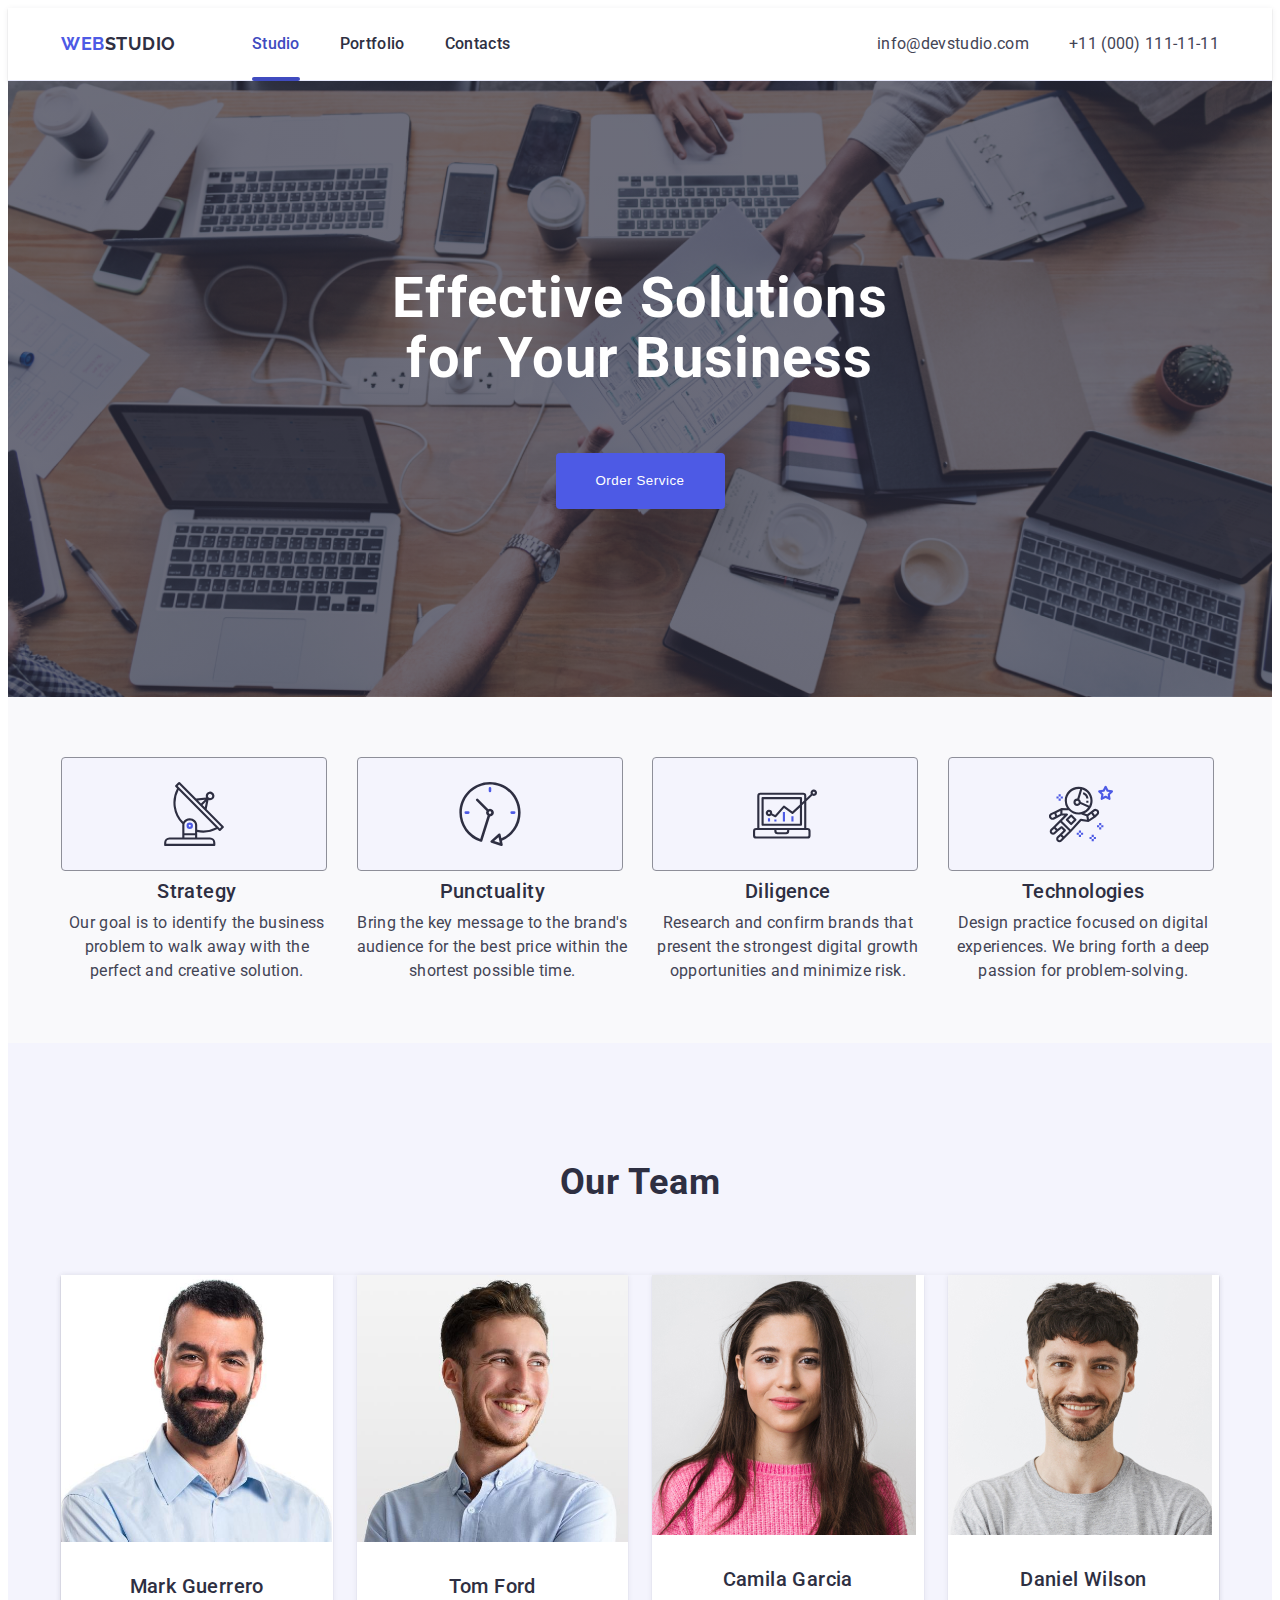
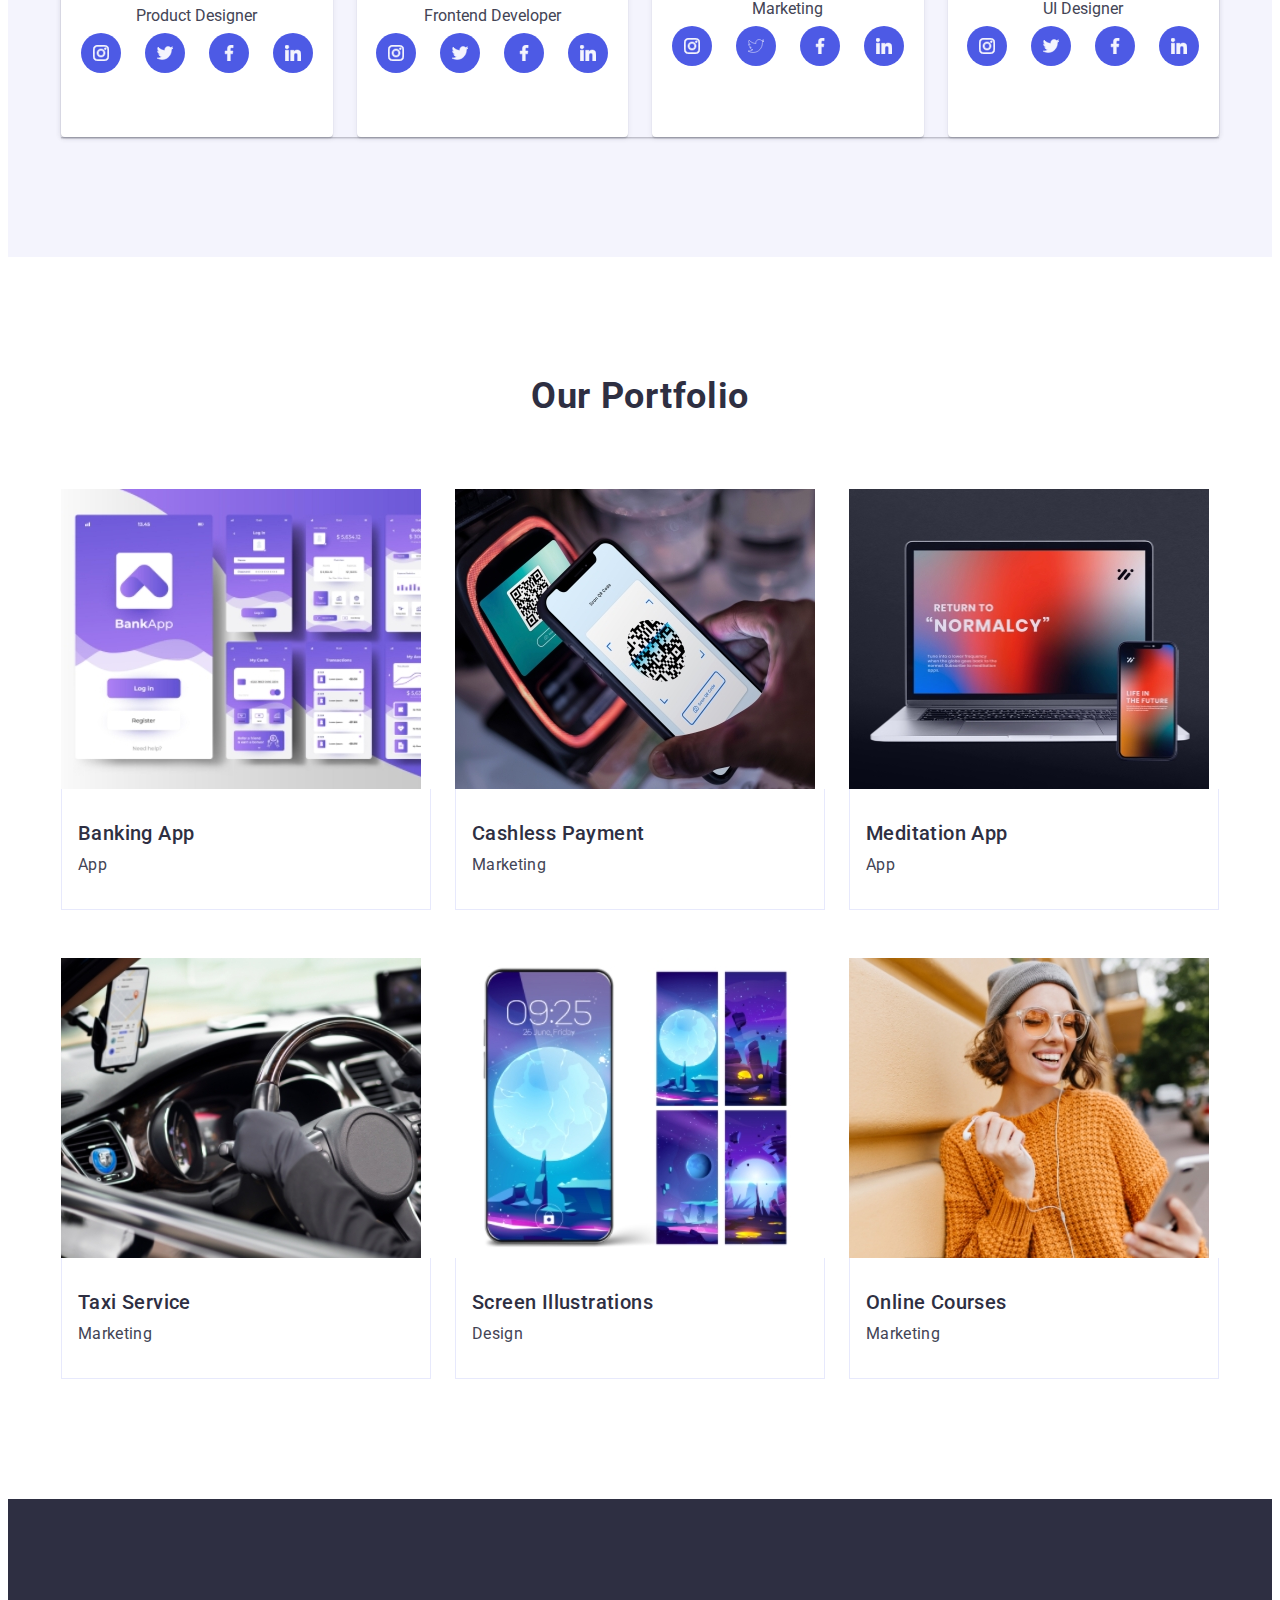
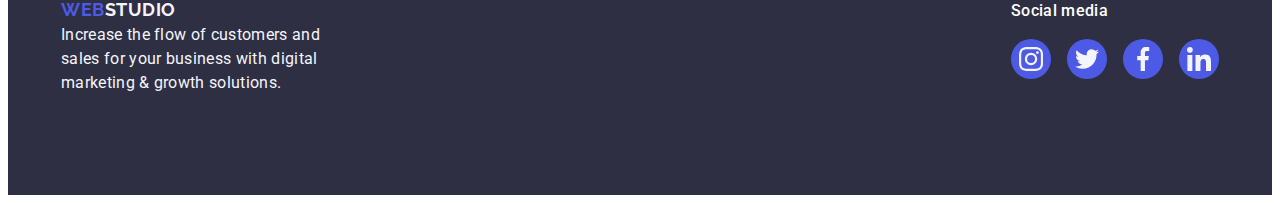
<file: index.html>
<!DOCTYPE html>
<html lang="en">
  <head>
    <meta charset="UTF-8" />
    <meta name="viewport" content="width=device-width, initial-scale=1.0" />
    <title>Your Business</title>
    <!-- GOOGLE FONTS -->
    <link rel="preconnect" href="https://fonts.googleapis.com" />
    <link rel="preconnect" href="https://fonts.gstatic.com" crossorigin />
    <link
      href="https://fonts.googleapis.com/css2?family=Raleway:ital,wght@0,700;1,700&family=Roboto:wght@400;500;700&display=swap"
      rel="stylesheet"
    />
    <!-- PAGE NORMALIZATOR -->
    <link
      rel="stylesheet"
      href="https://cdnjs.cloudflare.com/ajax/libs/modern-normalize/2.0.0/modern-normalize.min.css"
      integrity="sha512-4xo8blKMVCiXpTaLzQSLSw3KFOVPWhm/TRtuPVc4WG6kUgjH6J03IBuG7JZPkcWMxJ5huwaBpOpnwYElP/m6wg=="
      crossorigin="anonymous"
      referrerpolicy="no-referrer"
    />
    <!-- LINK STYLES -->
    <link rel="stylesheet" href="./css/styles.css" />
  </head>

  <body>
    <!-- HEADER -->
    <header class="header">
      <div class="container header-container">
        <nav class="header-nav">
          <a class="logo header-logo" href="./index.html"
            >Web<span class="header-logo-color">Studio</span></a
          >
          <ul class="nav-list">
            <li class="nav-item">
              <a class="nav-link current" href="./index.html">Studio</a>
            </li>
            <li class="nav-item">
              <a class="nav-link" href="#">Portfolio</a>
            </li>
            <li class="nav-item">
              <a class="nav-link" href="#">Contacts</a>
            </li>
          </ul>
        </nav>
        <address class="address">
          <ul class="address-list">
            <li class="address-item">
              <a class="address-link" href="mailto:info@devstudio.com"
                >info@devstudio.com</a
              >
            </li>
            <li class="address-item">
              <a class="address-link" href="tel:+110001111111"
                >+11 (000) 111-11-11</a
              >
            </li>
          </ul>
        </address>
      </div>
    </header>
    <main>
      <!-- SECTION1 HERO -->
      <section class="hero">
        <div class="hero-container container">
          <h1 class="hero-title">Effective Solutions for Your Business</h1>
          <button class="hero-btn" type="button">Order Service</button>
        </div>
      </section>
      <!-- SECTION2 BENEFITS -->
      <section class="benefits">
        <div class="benefits-container container">
          <h2 class="visually-hidden">Business List</h2>
          <ul class="benefits-list">
            <li class="benefits-item">
              <div class="benefits-icons">
                <svg class="benefits-svg" width="64" height="64">
                  <use href="./images/icons.svg#antenna"></use>
                </svg>
              </div>
              <h3 class="benefits-subtitle">Strategy</h3>
              <p class="benefits-text">
                Our goal is to identify the business problem to walk away with
                the perfect and creative solution.
              </p>
            </li>
            <li class="benefits-item">
              <div class="benefits-icons">
                <svg class="benefits-svg" width="64" height="64">
                  <use href="./images/icons.svg#clock"></use>
                </svg>
              </div>
              <h3 class="benefits-subtitle">Punctuality</h3>
              <p class="benefits-text">
                Bring the key message to the brand's audience for the best price
                within the shortest possible time.
              </p>
            </li>
            <li class="benefits-item">
              <div class="benefits-icons">
                <svg class="benefits-svg" width="64" height="64">
                  <use href="./images/icons.svg#diagram"></use>
                </svg>
              </div>
              <h3 class="benefits-subtitle">Diligence</h3>
              <p class="benefits-text">
                Research and confirm brands that present the strongest digital
                growth opportunities and minimize risk.
              </p>
            </li>
            <li class="benefits-item">
              <div class="benefits-icons">
                <svg class="benefits-svg" width="64" height="64">
                  <use href="./images/icons.svg#astronaut"></use>
                </svg>
              </div>
              <h3 class="benefits-subtitle">Technologies</h3>
              <p class="benefits-text">
                Design practice focused on digital experiences. We bring forth a
                deep passion for problem-solving.
              </p>
            </li>
          </ul>
        </div>
      </section>
      <!-- SECTION3 TEAM -->
      <section class="team">
        <div class="container">
          <h2 class="team_title">Our Team</h2>
          <ul class="team_list">
            <li class="team_item">
              <img
                src="./images/team/mark.jpg"
                alt="Mark Guerrero, Product Designer"
                class="team_img"
              />
              <div class="team_card">
                <h3 class="team_name">Mark Guerrero</h3>
                <p class="team_role">Product Designer</p>
                <ul class="team_social-list">
                  <li class="team_social-item">
                    <a class="team_social-link" href="https://instagram.com">
                      <svg class="team_social-icon" width="16" height="16">
                        <use href="./images/icons.svg#instagram"></use>
                      </svg>
                    </a>
                  </li>
                  <li class="team_social-item">
                    <a class="team_social-link" href="https://twitter.com">
                      <svg class="team_social-icon" width="16" height="16">
                        <use href="./images/icons.svg#twitter"></use>
                      </svg>
                    </a>
                  </li>
                  <li class="team_social-item">
                    <a class="team_social-link" href="https://facebook.com">
                      <svg class="team_social-icon" width="16" height="16">
                        <use href="./images/icons.svg#facebook"></use>
                      </svg>
                    </a>
                  </li>
                  <li class="team_social-item">
                    <a class="team_social-link" href="https://linkedin.com">
                      <svg class="team_social-icon" width="16" height="16">
                        <use href="./images/icons.svg#linkedin"></use>
                      </svg>
                    </a>
                  </li>
                </ul>
              </div>
            </li>
            <li class="team_item">
              <img
                src="./images/team/tom.jpg"
                alt="Tom Ford, Frontend Developer"
                class="team_img"
              />
              <div class="team_card">
                <h3 class="team_name">Tom Ford</h3>
                <p class="team_role">Frontend Developer</p>
                <ul class="team_social-list">
                  <li class="team_social-item">
                    <a class="team_social-link" href="https://instagram.com">
                      <svg class="team_social-icon" width="16" height="16">
                        <use href="./images/icons.svg#instagram"></use>
                      </svg>
                    </a>
                  </li>
                  <li class="team_social-item">
                    <a class="team_social-link" href="https://twitter.com">
                      <svg class="team_social-icon" width="16" height="16">
                        <use href="./images/icons.svg#twitter"></use>
                      </svg>
                    </a>
                  </li>
                  <li class="team_social-item">
                    <a class="team_social-link" href="https://facebook.com">
                      <svg class="team_social-icon" width="16" height="16">
                        <use href="./images/icons.svg#facebook"></use>
                      </svg>
                    </a>
                  </li>
                  <li class="team_social-item">
                    <a class="team_social-link" href="https://linkedin.com">
                      <svg class="team_social-icon" width="16" height="16">
                        <use href="./images/icons.svg#linkedin"></use>
                      </svg>
                    </a>
                  </li>
                </ul>
              </div>
            </li>
            <li class="team_item">
              <img
                src="./images/team/camila.jpg"
                alt="Camila Garcia, Marketing"
                class="team__img"
              />
              <div class="team_card">
                <h3 class="team_name">Camila Garcia</h3>
                <p class="team_role">Marketing</p>
                <ul class="team_social-list">
                  <li class="team_social-item">
                    <a class="team_social-link" href="https://instagram.com">
                      <svg class="team_social-icon" width="16" height="16">
                        <use href="./images/icons.svg#instagram"></use>
                      </svg>
                    </a>
                  </li>
                  <li class="team_social-item">
                    <a class="team_social-link" href="https://twitter.com">
                      <svg class="teamsocial-icon" width="16" height="16">
                        <use href="./images/icons.svg#twitter"></use>
                      </svg>
                    </a>
                  </li>
                  <li class="team_social-item">
                    <a class="team_social-link" href="https://facebook.com">
                      <svg class="team_social-icon" width="16" height="16">
                        <use href="./images/icons.svg#facebook"></use>
                      </svg>
                    </a>
                  </li>
                  <li class="team_social-item">
                    <a class="team_social-link" href="https://linkedin.com">
                      <svg class="team_social-icon" width="16" height="16">
                        <use href="./images/icons.svg#linkedin"></use>
                      </svg>
                    </a>
                  </li>
                </ul>
              </div>
            </li>
            <li class="team_item">
              <img
                src="./images/team/daniel.jpg"
                alt="Daniel Wilson, UI Designer"
                class="team_img"
              />
              <div class="team_card">
                <h3 class="team_name">Daniel Wilson</h3>
                <p class="team_role">UI Designer</p>
                <ul class="team_social-list">
                  <li class="team_social-item">
                    <a class="team_social-link" href="https://instagram.com">
                      <svg class="team_social-icon" width="16" height="16">
                        <use href="./images/icons.svg#instagram"></use>
                      </svg>
                    </a>
                  </li>
                  <li class="team_social-item">
                    <a class="team_social-link" href="https://twitter.com">
                      <svg class="team_social-icon" width="16" height="16">
                        <use href="./images/icons.svg#twitter"></use>
                      </svg>
                    </a>
                  </li>
                  <li class="team_social-item">
                    <a class="team_social-link" href="https://facebook.com">
                      <svg class="team_social-icon" width="16" height="16">
                        <use href="./images/icons.svg#facebook"></use>
                      </svg>
                    </a>
                  </li>
                  <li class="team_social-item">
                    <a class="team_social-link" href="https://linkedin.com">
                      <svg class="team_social-icon" width="16" height="16">
                        <use href="./images/icons.svg#linkedin"></use>
                      </svg>
                    </a>
                  </li>
                </ul>
              </div>
            </li>
          </ul>
        </div>
      </section>
      <!-- SECTION4 PORTFOLIO -->
      <section class="portfolio">
        <div class="container portfolio_container">
          <h2 class="portfolio_title">Our Portfolio</h2>
          <ul class="portfolio_list">
            <li class="portfolio_item">
              <div class="portfolio_thumb">
                <img
                  class="portfolio_img"
                  src="./images/portfolio/img.jpeg"
                  alt="Banking App"
                  width="360"
                  height="300"
                />
                <p class="portfolio_text">
                  14 Stylish and User-Friendly App Design Concepts · Task
                  Manager App · Calorie Tracker App · Exotic Fruit Ecommerce App
                  · Cloud Storage App
                </p>
              </div>
              <div class="portfolio_card">
                <h3 class="portfolio_subtitle">Banking App</h3>
                <p class="portfolio_category">App</p>
              </div>
            </li>
            <li class="portfolio_item">
              <div class="portfolio_thumb">
                <img
                  class="portfolio_img"
                  src="./images/portfolio/img-1.jpeg"
                  alt="Cashless Payment Marketing"
                  width="360"
                  height="300"
                />
                <p class="portfolio_text">
                  14 Stylish and User-Friendly App Design Concepts · Task
                  Manager App · Calorie Tracker App · Exotic Fruit Ecommerce App
                  · Cloud Storage App
                </p>
              </div>
              <div class="portfolio_card">
                <h3 class="portfolio_subtitle">Cashless Payment</h3>
                <p class="portfolio_category">Marketing</p>
              </div>
            </li>
            <li class="portfolio_item">
              <div class="portfolio_thumb">
                <img
                  class="portfolio_img"
                  src="./images/portfolio/img-2.jpeg"
                  alt="Meditation App"
                  width="360"
                  height="300"
                />
                <p class="portfolio_text">
                  14 Stylish and User-Friendly App Design Concepts · Task
                  Manager App · Calorie Tracker App · Exotic Fruit Ecommerce App
                  · Cloud Storage App
                </p>
              </div>
              <div class="portfolio_card">
                <h3 class="portfolio_subtitle">Meditation App</h3>
                <p class="portfolio_category">App</p>
              </div>
            </li>
            <li class="portfolio_item">
              <div class="portfolio_thumb">
                <img
                  class="portfolio_img"
                  src="./images/portfolio/img-3.jpeg"
                  alt="Taxi Service Marketing"
                  width="360"
                  height="300"
                />
                <p class="portfolio_text">
                  14 Stylish and User-Friendly App Design Concepts · Task
                  Manager App · Calorie Tracker App · Exotic Fruit Ecommerce App
                  · Cloud Storage App
                </p>
              </div>
              <div class="portfolio_card">
                <h3 class="portfolio_subtitle">Taxi Service</h3>
                <p class="portfolio_category">Marketing</p>
              </div>
            </li>
            <li class="portfolio_item">
              <div class="portfolio_thumb">
                <img
                  class="portfolio_img"
                  src="./images/portfolio/img-4.jpeg"
                  alt="Screen Illustrations Design"
                  width="360"
                  height="300"
                />
                <p class="portfolio_text">
                  14 Stylish and User-Friendly App Design Concepts · Task
                  Manager App · Calorie Tracker App · Exotic Fruit Ecommerce App
                  · Cloud Storage App
                </p>
              </div>
              <div class="portfolio_card">
                <h3 class="portfolio_subtitle">Screen Illustrations</h3>
                <p class="portfolio_category">Design</p>
              </div>
            </li>
            <li class="portfolio_item">
              <div class="portfolio_thumb">
                <img
                  class="portfolio_img"
                  src="./images/portfolio/img-5.jpeg"
                  alt="Online Courses Marketing"
                  width="360"
                  height="300"
                />
                <p class="portfolio_text">
                  14 Stylish and User-Friendly App Design Concepts · Task
                  Manager App · Calorie Tracker App · Exotic Fruit Ecommerce App
                  · Cloud Storage App
                </p>
              </div>
              <div class="portfolio_card">
                <h3 class="portfolio_subtitle">Online Courses</h3>
                <p class="portfolio_category">Marketing</p>
              </div>
            </li>
          </ul>
        </div>
      </section>
    </main>

    <!-- FOOTER -->
    <footer class="footer">
      <div class="container footer-container">
        <div class="footer-logo-wrapper">
          <a class="footer-logo" href="./index.html">
            Web<span class="footer-logo-part">Studio</span>
          </a>
          <p class="footer-text">
            Increase the flow of customers and sales for your business with
            digital marketing & growth solutions.
          </p>
        </div>

        <div class="footer-social-wrapper">
          <p class="footer-social-text">Social media</p>
          <ul class="footer-social-icons">
            <li class="footer-social-item">
              <a class="footer-social-link" href="#">
                <svg class="footer-social-icon" width="24" height="24">
                  <use href="./images/icons.svg#instagram"></use>
                </svg>
              </a>
            </li>
            <li class="footer-social-item">
              <a class="footer-social-link" href="#">
                <svg class="footer-social-icon" width="24" height="24">
                  <use href="./images/icons.svg#twitter"></use>
                </svg>
              </a>
            </li>
            <li class="footer-social-item">
              <a class="footer-social-link" href="#">
                <svg class="footer-social-icon" width="24" height="24">
                  <use href="./images/icons.svg#facebook"></use>
                </svg>
              </a>
            </li>
            <li class="footer-social-item">
              <a class="footer-social-link" href="#">
                <svg class="footer-social-icon" width="24" height="24">
                  <use href="./images/icons.svg#linkedin"></use>
                </svg>
              </a>
            </li>
          </ul>
        </div>
      </div>
    </footer>
  </body>
</html>
</file>
<file: css/styles.css>
/* #region Base Setting */
        /* BASE SETTING */
body {
    font-family: "Roboto", sans-serif;
    color: rgb(67, 68, 85);
    background-color: rgb(255, 255, 255);
}

h1,
h2,
h3,
h4,
h5,
h6,
p {
    margin: 0;
}

ul,
ol {
    margin: 0;
    padding: 0;
    list-style-type: none;
}

a {
    text-decoration: none;
    color: currentColor;
}

img {
    box-sizing: border-box;
    display: block;
    max-width: 100%;
    height: auto;
}

section {
    padding: 120px 0;
}

address {
    font-style: normal;
}

button {
    cursor: pointer;
}

.container {
    max-width: 1158px;
    padding: 0 15px;
    margin: 0 auto;
}
.visually-hidden {
    width: 1px;
    height: 1px;
    margin: -1px;
    border: 0;
    padding: 0;
    white-space: nowrap;
    clip-path: inset(100%);
    clip: rect(0 0 0 0);
    overflow: hidden;
    position: absolute;
}

/* #endregion */
/* #region HEADER*/
              /* Header */
.header {
    border-bottom: 1px solid #e7e9fc;
    box-shadow: 0 1px 6px 0 rgba(46, 47, 66, 0.08), 0 1px 1px 0 rgba(46, 47, 66, 0.16), 0 2px 1px 0 rgba(46, 47, 66, 0.08);
}

.header-container {
    display: flex;
    align-items: center;
    margin: 0 auto;
}

.header-nav {
    display: flex;
    align-items: center;
}

.header-logo {
    display: flex;
    font-family: "Raleway", sans-serif;
    font-weight: 700;
    font-size: 18px;
    line-height: 117%;
    letter-spacing: 0.03em;
    text-transform: uppercase;
    color: #4d5ae5;
    margin-right: 76px;
    padding: 24px 0;
}

.header-logo-color {
    color: #2e2f42;
}

.nav-list {
    display: flex;
    gap: 40px;
}

.nav-item {}

.nav-link {
    display: block;
    padding: 24px 0;
    font-weight: 500;
    font-size: 16px;
    line-height: 150%;
    letter-spacing: 0.02em;
    color: #2e2f42;
    transition: color 250ms cubic-bezier(0.4, 0, 0.2, 1);
    /* Плавная смена цвета */
}

.nav-link.current {
    position: relative;
}

.nav-link.current::after {
    content: '';
    position: absolute;
    width: 100%;
    height: 4px;
    left: 0;
    bottom: -1px;
    background-color: #404bbf;
    border-radius: 2px;
}

.address {
    font-style: normal;
    margin-left: auto;
}

.address-list {
    display: flex;
    align-items: center;
    gap: 40px;
}

.address-item {}

.address-link {
    display: block;
    padding: 24px 0;
    font-size: 16px;
    line-height: 150%;
    letter-spacing: 0.02em;
    color: #434455;
    transition: color 250ms cubic-bezier(0.4, 0, 0.2, 1);
}

.nav-link:hover,
.nav-link:focus,
.address-link:hover,
.address-link:focus,
.nav-link.current {
    color: #404bbf;
}
/* #endregion */
/* #region SECTION1 HERO */
.hero {
    max-width: 1440px;
    margin: 0 auto;
    padding: 188px 0;

    background: #2e2f42;
    background-repeat: no-repeat;
    background-position: center;
    background-size: cover;
    background-image: linear-gradient(rgba(46, 47, 66, 0.7), rgba(46, 47, 66, 0.7)), url('../images/header/office.jpg');

}

.hero-container {
    margin-right: auto;
    margin-left: auto;
}

.hero-title {
    font-size: 56px;
    line-height: 107%;
    letter-spacing: 0.02em;
    text-align: center;
    color: #fff;
    max-width: 496px;
    margin: 0 auto 64px;
    font-weight: 700;
}

.hero-btn {
    cursor: pointer;
    display: block;
    margin: 0 auto;
    border: none;
    background: #4d5ae5;
    font-weight: 500;
    line-height: 1.5;
    letter-spacing: 0.04em;
    color: #ffffff;
    border-radius: 4px;
    width: 169px;
    height: 56px;
    min-width: 169px;
    transition: background-color 250ms cubic-bezier(0.4, 0, 0.2, 1);

}

.hero-btn:hover,
.hero-btn:focus {
    background-color: #404bbf;
}
/* #endregion */
/* #region SECTION2 BENEFITS */
/* SECTION2 BENEFITS */
.benefits {
    padding: 60px 0;
    background-color: #f9f9fb;
}

.benefits-container {
    width: 1158px;
    padding: 0 15px;
    margin: 0 auto;
}

.benefits-list {
    display: flex;
    gap: 24px;
    justify-content: space-between;
    flex-wrap: wrap;
}

.benefits-item {
    width: calc((100% - 72px) / 4);
    box-sizing: border-box;
    text-align: center;
}

.benefits-icons {
    display: flex;
    justify-content: center;
    align-items: center;
    width: 264px;
    height: 112px;
    border: 1px solid #8e8f99;
    border-radius: 4px;
    background-color: #f4f4fd;
    margin-bottom: 8px;

}

.benefits-subtitle {
    font-weight: 500;
    font-size: 20px;
    line-height: 1.2;
    letter-spacing: 0.02em;
    color: #2e2f42;
    margin-bottom: 8px;
}

.benefits-text {
    font-weight: 400;
    font-size: 16px;
    line-height: 1.5;
    letter-spacing: 0.02em;
    color: #434455;
}
/* #endregion */
/* #region SECTION3 TEAM */
.team {
    width: 100%;
    padding-top: 120px;
    padding-bottom: 120px;
    
    background: #f4f4fd;
}

.team_title {
    font-size: 36px;
    line-height: 1.11;
    letter-spacing: 0.02em;
    text-align: center;
    text-transform: capitalize;
    font-weight: 700;
    margin-bottom: 72px;
    
    color: #2e2f42;
}

.team_list {
    display: flex;
    gap: 24px;
    
    box-shadow: 0 2px 1px 0 rgba(46, 47, 66, 0.08), 0 1px 1px 0 rgba(46, 47, 66, 0.16), 0 1px 6px 0 rgba(46, 47, 66, 0.08);
}

.team_item {
    border-radius: 0 0 4px 4px;
    padding: 0px 0px 32px 0px;
    width: calc((100% - 3*24px)/4);
    box-shadow: 0 2px 1px 0 rgba(46, 47, 66, 0.08), 0 1px 1px 0 rgba(46, 47, 66, 0.16), 0 1px 6px 0 rgba(46, 47, 66, 0.08);
    
    background-color: #fff;
}

.team_img {}

.team_card {
    padding: 32px 0 32px;
    text-align: center;
    width: 232px;
    margin: auto;
}

.team_name {
    font-weight: 500;
    font-size: 20px;
    line-height: 1.2;
    letter-spacing: 0.02em;
    color: #2e2f42;
    margin-bottom: 8px;
}

.team_role {}

.team_social-list {
    display: flex;
    margin-top: 8px;
    gap: 24px;
    justify-content: center;
}

.team_social-item {
    width: 40px;
    height: 40px;
}

.team_social-link {
    display: flex;
    gap: 24px;
    fill: none;
    justify-content: center;
    align-items: center;
    width: 100%;
    height: 100%;
    border-radius: 50%;
    transition: background-color 250ms cubic-bezier(0.4, 0, 0.2, 1);
    
    stroke: #f4f4fd;
    background-color: #4d5ae5;
}

.team_social-link:hover,
.team_social-link:focus {
    background-color: #404bbf;
}
.team_social-icon {
    fill: #f4f4fd;
}
    
    
/* #endregion */
/* #region SECTION4 PORTFOLIO */
.portfolio {
    padding-top: 120px;
    padding-bottom: 120px;
}

.portfolio_title {
    line-height: 1.11;
    text-align: center;
    font-size: 36px;
    letter-spacing: 0.02em;
    text-transform: capitalize;
    margin-bottom: 72px;
    color: #2e2f42;
}

.portfolio_list {
    display: flex;
    background-color: #ffffff;
    flex-wrap: wrap;
    column-gap: 24px;
    row-gap: 48px;
}

.portfolio_item {
    width: calc((100% - 48px) / 3);
    transition: box-shadow 250ms cubic-bezier(0.4, 0, 0.2, 1);
}
.portfolio_item:hover {
    box-shadow: 0px 1px 6px rgba(46, 47, 66, 0.08),
        0px 1px 1px rgba(46, 47, 66, 0.16),
        0px 2px 1px rgba(46, 47, 66, 0.08);
}

.portfolio_item:hover .portfolio_text {
    transform: translateY(0%);
}
.portfolio_thumb {
    position: relative;
    overflow: hidden;
}

.portfolio_img {
    transition: box-shadow 250ms cubic-bezier(0.4, 0, 0.2, 1);
}

.portfolio_overlay {
    padding: 32px 16px;
    border-top: none;
    border-bottom: 1px solid #e7e9fc;
    border-right: 1px solid #e7e9fc;
    border-left: 1px solid #e7e9fc;
}

.portfolio_text{
    top: 0;
    font-size: 16px;
    line-height: 1.5;
    letter-spacing: 0.02em;
    position: absolute;
    color: #f4f4fd;
    padding: 40px 32px;
    background-color: #4d5ae5;
    height: 100%;
    width: 100%;
    transform: translateY(100%);
    transition: transform 250ms cubic-bezier(0.4, 0, 0.2, 1);
    margin-top: 0;
    margin-bottom: 0;
}

.portfolio_card {
    padding: 32px 16px;
    border: 1px solid #e7e9fc;
    border-top: none;
}

.portfolio_subtitle {
    font-size: 20px;
    line-height: 1.2;
    font-weight: 500;
    letter-spacing: 0.02em;
    color: #2e2f42;
    margin-bottom: 8px;
}

.portfolio_category {
    line-height: 1.5;
    letter-spacing: 0.02em;
    transform: translateY(0%);
}

/* #endregion */
/* #region FOOTER */
.footer {
    background-color: #2e2f42;
    color: #f4f4fd;
    font-size: 16px;
    line-height: 1.5;
    letter-spacing: 0.02em;
    padding: 100px 0;
}

.footer-container {
    display: flex;
    justify-content: space-between;
    align-items: baseline;
}

.footer-logo-wrapper {
    margin-right: 120px;
}

.footer-logo {
    font-family: "Raleway", sans-serif;
    font-weight: 700;
    font-size: 18px;
    line-height: 1.17;
    letter-spacing: 0.03em;
    text-transform: uppercase;
    color: #4d5ae5;
    margin-bottom: 16px;
}

.footer-logo-part {
    color: #f4f4fd;
}

.footer-text {
    max-width: 264px;
    line-height: 1.5;
    color: #f4f4fd;
}

.footer-social-wrapper {
    display: flex;
    flex-direction: column;
}

.footer-social-text {
    font-weight: 500;
    font-size: 16px;
    color: #ffffff;
    margin-bottom: 16px;
}

.footer-social-icons {
    display: flex;
    gap: 16px;
}

.footer-social-item {
    width: 40px;
    height: 40px;
}

.footer-social-link {
    width: 100%;
    height: 100%;
    border-radius: 50%;
    background-color: #4d5ae5;
    display: flex;
    justify-content: center;
    align-items: center;
    transition: background-color 250ms cubic-bezier(0.4, 0, 0.2, 1);
}

.footer-social-link:hover,
.footer-social-link:focus {
    background-color: #31d0aa;
}

.footer-social-icon {
    fill: #f4f4fd;
}
/* #endregion */
</file>
